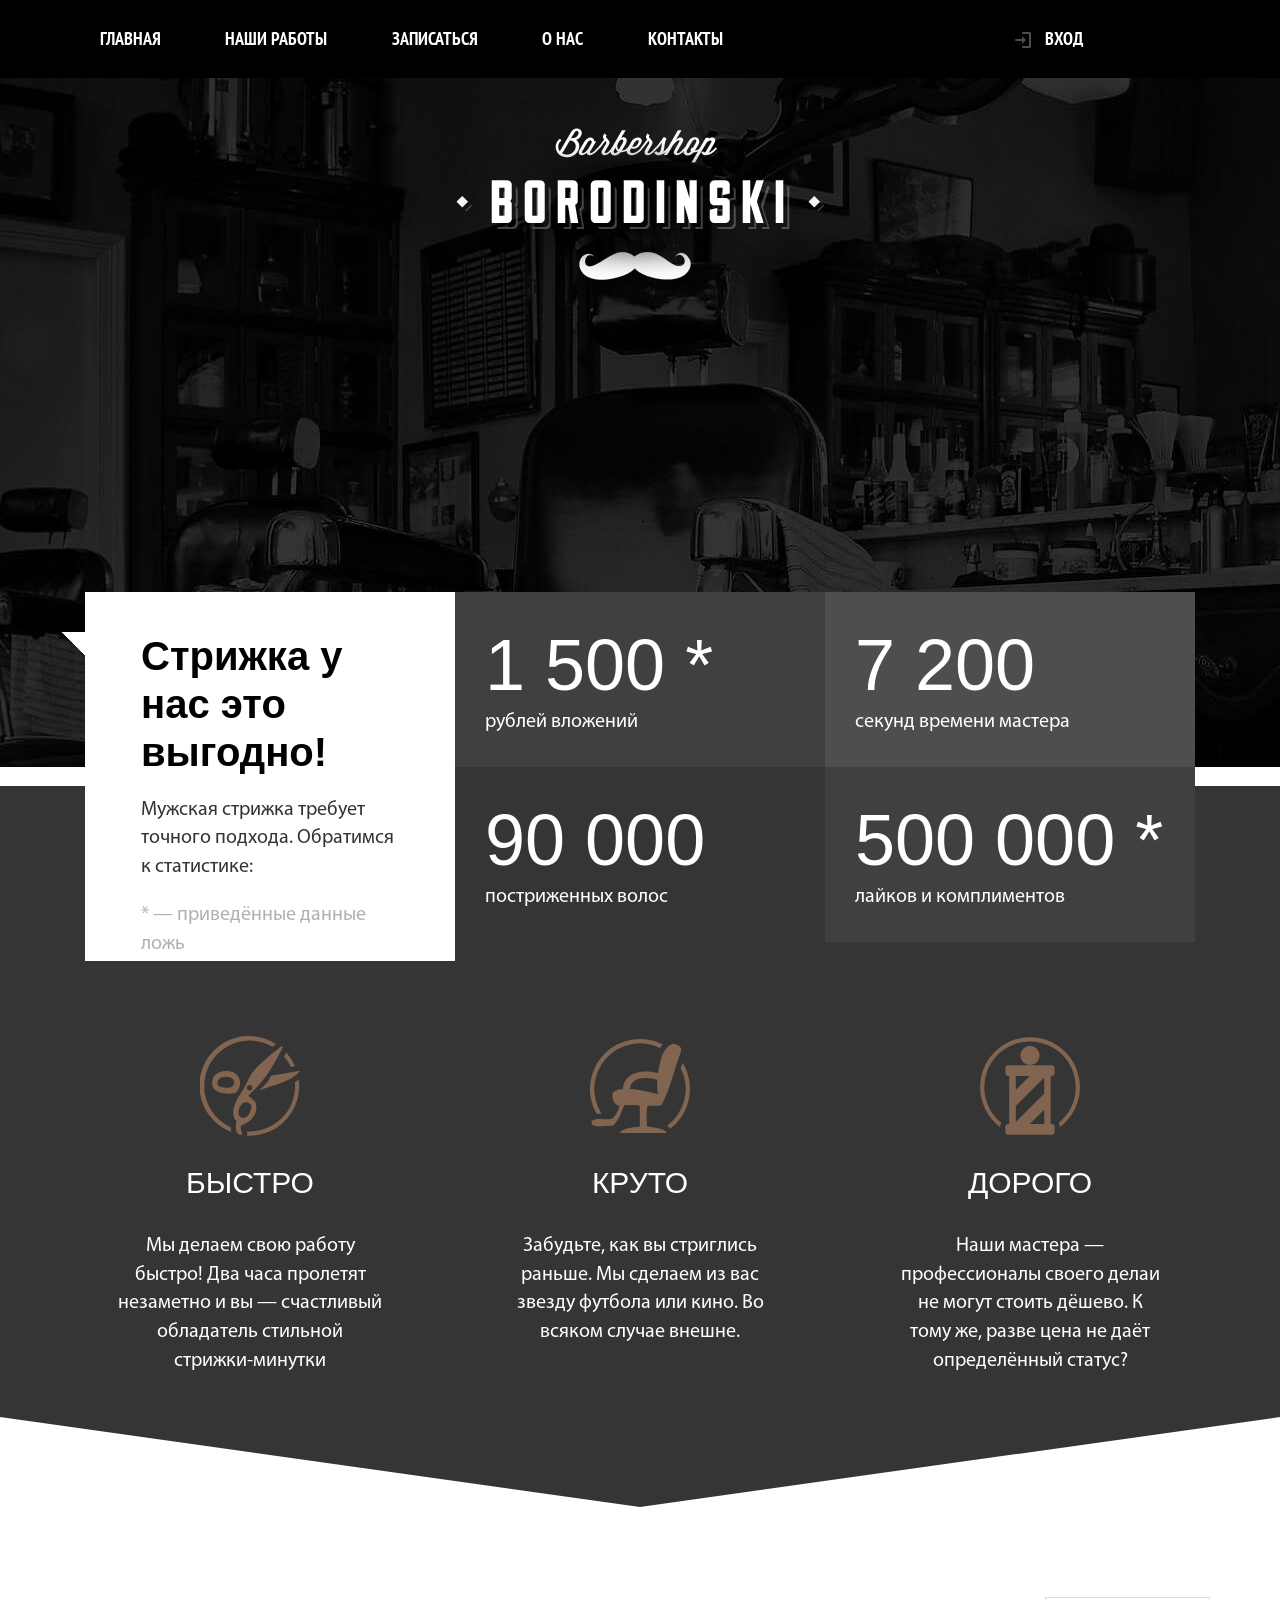
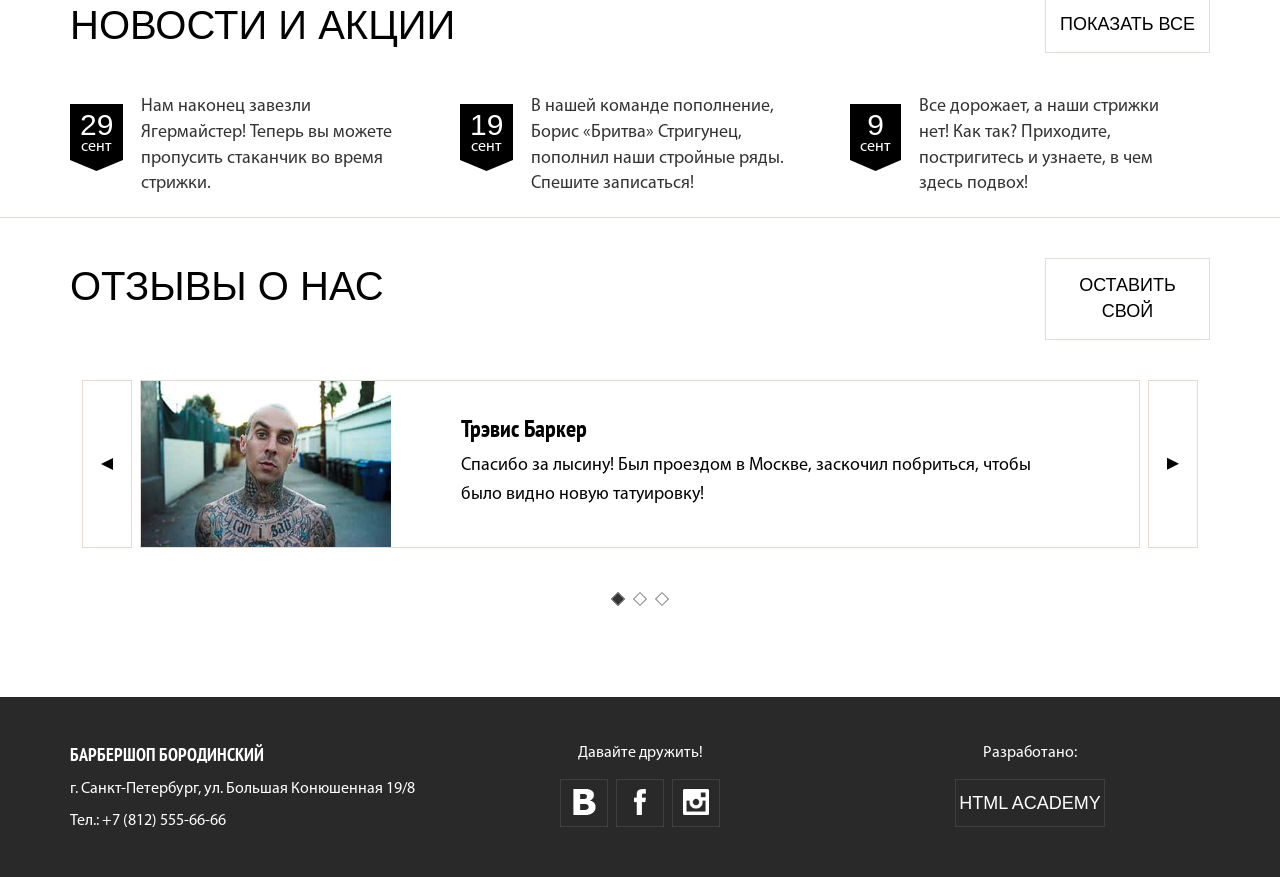
<file: index.html>
<!DOCTYPE html>
<html lang="ru">
<head>
	<meta charset="UTF-8">
	<title>Барбершоп Borodinski</title>
	<meta name="viewport" content="width=device-width,initial-scale=1">
	
	<link href="libs/owlcarousel/owl.theme.default.css" type="text/css" rel="stylesheet" />
	<link href="libs/wow/animate.css" type="text/css" rel="stylesheet" />
	
	<link href="libs/bootstrap/bootstrap-grid-3.3.1.min.css" rel="stylesheet">
	<link href="css/style.css" rel="stylesheet">

	<script src="libs/jquery-3.1.1.min.js"></script> 
</head>
<body>

    <div class="black-block-close"></div>
  
    <header>
        
		<div class="wrap-top">
		
			<div class="container">
				<div class="row">
					<div class="col-xs-12 col-sm-10 col-md-10">
					
					    
					
						<nav>
						
						   <!--  <span type="button" class="but-menu"></span> -->
							
							<button class="header__menubtn but-menu" id="but-menu">
								<div class="hamburger"></div>
							</button>
							
						
							<ul class="main-menu">
								<li><a href="#">Главная</a></li>
								<li><a href="#">Наши работы</a></li>
								<li><a href="#">Записаться</a></li>
								<li><a href="#">О нас</a></li>
								<li><a href="#">Контакты</a></li>
							</ul>
						</nav>
					
					
					</div>
					
					
					<div class="col-xs-12 col-sm-2 col-md-2">
					
					   <button class="but click-popap">Вход</button>
						
						
						<div class="modal-close">


							<div class="modal-content modal-content-show form-view" style="max-width: 280px;">

								<div class="close-button"></div>

								<h2>Получить чек-лист на подготовку груза</h2>


								<div class="parent-popap">

									<form method="post" action="email.php" id="question7">
                                        <input name="form-name" type="hidden" value="Консультация">
										<label for="name7">Ваше имя</label>
										<input name="name7" id="name7" type="text"><br>

										<label for="mail7">Ваша почта</label>
										<input name="mail7" id="mail7" type="tel"><br>


										<div class="mail-result"></div>
										<input value="Отправить" type="submit" onclick="yaCounter51824444.reachGoal('form7'); return true;">

									</form>

								</div>


							</div>




					   	</div>
						
						
					   
					
					</div>
				</div>
				
				
				
				
				
			</div>
			
			<div class="wrap-logo">
			
				<div class="container">
				
					<div class="row">
						
						<div class="col-md-3"></div>
							
						<div class="col-md-6">
								
							<div class="parent-logo">
								
								<img src="img/logo.png" alt="">
									
							</div>
								
						</div>
							
						<div class="col-md-3"></div>
						
						
						
						
							
					</div>
				
				</div>
			
			</div>
			
		
		
        </div>
  
  
    </header>
	
	
	<div class="wrap-number">
			    
				
								
		<div class="number">
									
			<div class="nub-text">
										
				<h3>Стрижка у нас это выгодно!</h3>
				<p>Мужская стрижка требует точного подхода. Обратимся к статистике:</p>
				<span>* — приведённые данные ложь</span>	
			</div>
							
			<div class="nub">
					
				<div class="number-block">
						
				    <span class="big-num">1 500 *</span>
				    <span>рублей вложений</span>
					
				</div>
						
				<div class="number-block">
						
					<span class="big-num">90 000</span>
					<span>постриженных волос</span>
							
				</div> 

			</div>
					
			<div class="nub">
						
				<div class="number-block">
						
					<span class="big-num">7 200</span>
					<span>секунд времени мастера</span>
					
				</div> 
						
				<div class="number-block">
						
				    <span class="big-num">500 000 *</span>
					<span>лайков и комплиментов</span>
							
				</div>
						
			</div>
									
		</div>
					
			
	</div>
	
	<div class="info-wrap">
	    
		<div class="container">
		
		    <div class="row">
			    
				<div class="paren-info">
			
					<div class="col-md-4">
					    
						<div class="info-block">
							
							<img src="img/advantage-1-illustration.svg" alt="">
							
							<span class="title">БЫСТРО</span>
							<p>Мы делаем свою работу быстро! Два часа пролетят незаметно и вы — счастливый обладатель стильной стрижки-минутки</p>
							
					    </div>
					</div>
					
					<div class="col-md-4">
					    
					    <div class="info-block">
							<img src="img/advantage-2-illustration.svg" alt="">
							<span class="title">КРУТО</span>
							<p>Забудьте, как вы стриглись раньше. Мы сделаем из вас звезду футбола или кино. 
							Во всяком случае внешне.
							</p> 
													 
						</div>
						
					</div>
					
					<div class="col-md-4">
					    
						<div class="info-block">
							<img src="img/advantage-3-illustration.svg" alt="">
							<span class="title">ДОРОГО</span>
							<p>Наши мастера — профессионалы своего делаи не могут стоить дёшево. К тому же, разве цена не даёт определённый статус?</p>
							
						</div>
					</div>
			    
				</div>
			
			</div>
		
		
		</div>
		
		
		
		
		<div class="header-triangle_block">
			<svg class="header-triangle_image"  viewBox="0 0 100 100" preserveAspectRatio="none">
				<polygon fill="#fff"  points="50,50 100,0 100,100 0,100, 0,0"></polygon>
			</svg>
				
        </div>
	
	</div>

	
	<div class="news-wrap">
	
	    <div class="container">
		    
			<div class="row">
			
				<div class="col-sm-9 col-md-10">
				
				    <span class="news-title">Новости и акции</span>
				
				</div>
				<div class="col-sm-3 col-md-2">
				
				    <div class="but-transparent">
					
					    <span>ПОКАЗАТЬ ВСЕ</span>
					
					</div>
				
				</div>
				
		    </div>
			
			<div class="row">
			    
				<div class="news clearfix">
				
					<div class="col-md-4">
					
					    <div class="once-new">
						
						    <div class="new-data">
							
								<span>29</span>
								<span>сент</span>
								
							</div>
							
							<div class="new">
								<p>Нам наконец завезли Ягермайстер! Теперь вы можете пропусить стаканчик во время стрижки.</p>
						    </div>
							
						</div>
					
					</div>	
					
					<div class="col-md-4">
					
					    <div class="once-new">
						
						    <div class="new-data">
							
								<span>19</span>
								<span>сент</span>
								
							</div>
							
							<div class="new">
								<p>В нашей команде пополнение, Борис «Бритва» Стригунец, пополнил наши стройные ряды. Спешите записаться!</p>
						    </div>
							
						</div>
					
					</div>	
					
					<div class="col-md-4">
					
					    <div class="once-new">
						
						    <div class="new-data">
							
								<span>9</span>
								<span>сент</span>
								
							</div>
							
							<div class="new">
								<p>Все дорожает, а наши стрижки нет! Как так? Приходите, постригитесь и узнаете, в чем здесь подвох!</p>
						    </div>
							
						</div>
					
					</div>
					
				</div>
			
			</div>
			
			
		</div>
	
	</div>
	
	
	<div class="reviews-wrap">
	
	    <div class="container">
		
	    	<div class="row">
			
				<div class="col-sm-9 col-md-9 col-lg-10">
				
				    <span class="news-title">Отзывы о нас</span>
				
				</div>
				
				<div class="col-sm-3 col-md-3 col-lg-2">
				
				    <div class="but-transparent">
					
					    <span>Оставить свой</span>
					
					</div>
				
				</div>
				
		    </div>
			
			<div class="row">
			    
				<div class="col-md-12">
				
					<div class="slider owl-carousel parent-slider">
					
					
						<div class="slide">
						
							<div class="slide-img">
							
								<img src="img/travis.jpg" alt="">
							
							</div>
							
							<div class="slide-text">
							
								<span class="slide-name">Трэвис Баркер</span>
								<p>Спасибо за лысину! Был проездом в Москве, заскочил побриться, чтобы было видно новую татуировку!</p>
							
							</div>
						
						</div>
								
								
						<div class="slide">
						
							<div class="slide-img">
							
								<img src="img/travis.jpg" alt="">
							
							</div>
							
							<div class="slide-text">
							
								<span class="slide-name">Трэвис Баркер</span>
								<p>Спасибо за лысину! Был проездом в Москве, заскочил побриться, чтобы было видно новую татуировку!</p>
							
							</div>
						
						</div>
						
						
						<div class="slide">
						
							<div class="slide-img">
							
								<img src="img/travis.jpg" alt="">
							
							</div>
							
							<div class="slide-text">
							
								<span class="slide-name">Трэвис Баркер</span>
								<p>Спасибо за лысину! Был проездом в Москве, заскочил побриться, чтобы было видно новую татуировку!</p>
							
							</div>
						
						</div>
					
					
					</div>
			    
				</div>
			
			</div>
			
			
			
	    </div>
	
	</div>
	
	<footer>
	
	    <div class="container">
		
		    <div class="row">
		
				<div class="col-sm-12 col-md-4">
				    
					<div class="foot-adres">
					
						<span class="foot-title">Барбершоп Бородинский</span>

						<span>г. Санкт-Петербург, ул. Большая Конюшенная 19/8<br>
						Тел.: +7 (812) 555-66-66</span>
					
					</div>
				
				
				</div>
				
				<div class="col-sm-6 col-md-4">
				
				    <div class="social">
				    
					    <span>Давайте дружить!</span>
						
						<div class="social-wrap">
						
						    <a href="#"><img src="img/vk-big.png" alt=""></a>
						    <a href="#"><img src="img/fb-big.png" alt=""></a>
						    <a href="#"><img src="img/ig-big.png" alt=""></a>
						
						</div>
					
					</div>
				
				</div>
				
				<div class="col-sm-6 col-md-4">
				    
					<div class="designed-by">
					
					    <span>Разработано:</span>
						
						<div class="but-transparent-darck">
						
							<span>HTML ACADEMY</span>
						
						</div>
						
					</div>
					
				    
				
				</div>
			
			</div>
		
		</div>
	
	</footer>

	<script src="libs/owlcarousel/owl.carousel.min.js"></script>
	<script src="libs/wow/wow.js"></script>
    
	<script src="js/common.js"></script>
	<!-- <script src="js/script.min.js"></script> -->
</body>
</html>
</file>
<file: css/style.css>
@import url("normalize.css");
@import url("fonts.css");
button,
button:active,
button:focus {
  outline: none !important; }

.modal-open-parent {
  display: none;
  color: #333; }

.modal-open-parent {
  position: fixed;
  position1: relative;
  bottom: 0px;
  right: 0px;
  background-color: rgba(0, 0, 0, 0.7);
  top: 0px;
  left: 0px;
  z-index: 100;
  overflow1: auto;
  overflow-y: scroll;
  text-align: center; }

.modal-content {
  background-color: #ffffff;
  position1: fixed;
  position: relative;
  text-align: left;
  padding: 20px;
  left1: 50%;
  z-index: 100;
  display1: none;
  display: block;
  border-radius: 5px;
  box-shadow: 0 0 10px #000;
  top: 40px;
  max-width: 1030px;
  overflow-y1: auto;
  overflow-x1: auto;
  overflow1: auto;
  overflow-y1: scroll;
  display: inline-block;
  margin1: 10px 0px;
  margin: 10px 20px;
  min-width: 270px;
  min-width1: 600px;
  margin-bottom: 70px;
  text-align: center; }

.modal-content h2 {
  text-align: center;
  font-size: 22px; }

.modal-content label {
  width: 80%;
  display: block;
  margin: auto;
  text-align: left; }

.modal-content input {
  width: 80%;
  margin-top: 10px;
  margin-bottom: 10px; }

.modal-content input[type="submit"] {
  background-color: #396aca;
  color: #fff;
  border: none; }

.modal-close {
  display: none; }

.modal-content-show {
  animation: bounce 1.2s; }

@keyframes bounce {
  0% {
    transform: translateY(-1000px); }
  50% {
    transform: translateY(10px); }
  100% {
    transform: translateY(0px); } }

/*
.cart-back {
  -webkid-transform: rotateY(-360deg);
  transform: rotateY(-360deg);
  transition: all 1s;
}
*/
.owl-stage {
  display: flex; }

.owl-stage-outer {
  overflow: hidden; }

.owl-prev,
.owl-next {
  width: 50px;
  border: 1px solid #e5ddd5;
  height: 100%;
  cursor: pointer;
  display: flex;
  justify-content: center; }
  .owl-prev img,
  .owl-next img {
    max-width: 12px; }

.owl-nav {
  position: absolute;
  width: 100%;
  height: 100%;
  top: 0px;
  max-height: 168px; }

.owl-next {
  float: right;
  margin-right: -58px; }

.owl-prev {
  float: left;
  margin-left: -58px; }

.owl-dots {
  margin-top: 40px; }

.but-menu {
  /*
    position: absolute;
    display: inline-block;
    width: 2.25em;
    height: 0.8em;
    border-top: 0.2em solid #fff;
    border-bottom: 0.2em solid #fff;
    top: 0px;
    right: 10px;
    cursor: pointer;
    transition: .5s;
    */
  z-index: 2;
  position: absolute;
  right: 22px;
  top: 10px;
  display: none;
  width: 40px;
  height: 25px;
  margin1: 20px auto;
  border: none;
  border-top: 5px solid #fff;
  border-bottom: 5px solid #fff;
  cursor: pointer;
  margin-top: 11px; }

/*
.but-menu:before {
    content: "";
    position: absolute;
    top: 6px;
    left: 0px;
    width: 100%;
    border-top: 5px solid #fff;
}
*/
.header__menubtn {
  border: none !important;
  background: transparent;
  cursor: pointer;
  width: 3.75rem;
  height: 40px;
  z-index: 999999; }

.hamburger {
  -webkit-transition-timing-function: linear;
  transition-timing-function: linear;
  -webkit-transition-duration: .5s;
  transition-duration: .5s;
  width: 35px;
  border-radius: 0.125rem;
  position: relative;
  margin-top1: 1.25rem;
  height: 0.3125rem;
  content: "";
  background-color: rgba(255, 255, 255, 0.8); }

.hamburger:hover:before {
  opacity: 0.8; }

.hamburger:hover:after {
  opacity: 0.8; }

.hamburger:before {
  -webkit-transition-timing-function: linear;
  transition-timing-function: linear;
  -webkit-transition-duration: .5s;
  transition-duration: .5s;
  border-radius: 0.125rem;
  position: absolute;
  width: 35px;
  top: -10px;
  height: 0.3125rem;
  content: "";
  background-color: rgba(255, 255, 255, 0.8);
  left: 0px; }

.hamburger:after {
  -webkit-transition-timing-function: linear;
  transition-timing-function: linear;
  -webkit-transition-duration: .5s;
  transition-duration: .5s;
  border-radius: 0.125rem;
  position: absolute;
  width: 35px;
  top: 10px;
  height: 0.3125rem;
  content: "";
  background-color: rgba(255, 255, 255, 0.8);
  left: 0px; }

.burger-active {
  background-color: rgba(255, 255, 255, 0) !important; }

.burger-active:hover {
  background-color: rgba(255, 255, 255, 0); }

.burger-active:before {
  -webkit-transition-timing-function: linear;
  transition-timing-function: linear;
  -webkit-transition-duration: .5s;
  transition-duration: .5s;
  top: 0;
  -webkit-transform: rotate(45deg);
  -ms-transform: rotate(45deg);
  transform: rotate(45deg); }

.burger-active:after {
  -webkit-transition-timing-function: linear;
  transition-timing-function: linear;
  -webkit-transition-duration: .5s;
  transition-duration: .5s;
  top: 0;
  -webkit-transform: rotate(-45deg);
  -ms-transform: rotate(-45deg);
  transform: rotate(-45deg); }

.hamburger-menu {
  z-index: 55555;
  width: 100%;
  height: 100vh;
  position: fixed;
  background-color: rgba(24, 54, 105, 0.87);
  display: none; }

.black-block-open {
  position: fixed;
  bottom: 0px;
  right: 0px;
  background-color: rgba(0, 0, 0, 0.7);
  top: 0px;
  left: 0px;
  z-index: 1;
  overflow-y: scroll;
  text-align: center;
  overflow: hidden; }

/*
.but-menu:before {
    content: "";
    position: absolute;
    top: 0.3em;
    left: 0px;
    width: 100%;
    border-top: 0.2em solid #fff;
}
*/
body {
  position: relative;
  overflow1: hidden;
  max-width1: 100%; }

nav {
  min-height1: 100px;
  background-color1: red; }

body .owl-dots .owl-dot {
  border-radius: 0px;
  border: 1px solid #858483;
  transform: rotate(45deg);
  cursor: pointer; }

body .owl-dots .owl-dot.active {
  background-color: #353535; }

.wrap-top {
  background-color: #000; }

.main-menu {
  padding: 0px;
  margin: 0px; }
  .main-menu li {
    display: inline-block;
    padding: 0px 30px; }
    .main-menu li a {
      color: #fff;
      text-transform: uppercase;
      font-family: "PTSans NarrowBold", sans-serif;
      font-size: 18px;
      display: block;
      padding: 26px 0px;
      position: relative; }
      .main-menu li a:hover::after {
        position: absolute;
        content: "";
        width: 100%;
        height: 3px;
        background-color: #826550;
        bottom: -3px;
        left: 0px;
        right: 0px; }

.but {
  background-color: transparent;
  font-family: "PTSans NarrowBold", sans-serif;
  color: #fff;
  font-size: 18px;
  text-transform: uppercase;
  border: 0px;
  padding: 26px 0px;
  position: relative;
  display: block; }
  .but:hover::after {
    background-image: url("../img/login-tablet-hover.png"); }
  .but::after {
    position: absolute;
    content: "";
    background-image: url("../img/login.png");
    width: 16px;
    height: 16px;
    left: -30px;
    top: 32px;
    background-size: cover; }

.wrap-logo {
  background-image: url("../img/bg-index.jpg");
  background-size1: cover;
  background-position: center 0px;
  padding-bottom: 175px; }
  .wrap-logo .parent-logo {
    padding: 50px 0px 260px 0px;
    text-align: center; }

.wrap-number {
  background-color1: #353535; }

.number {
  display: flex;
  max-width: 1110px;
  margin: -175px auto 0px auto;
  position: relative;
  z-index: 1; }
  .number div {
    width: 33.33%;
    display: block; }
  .number .nub:nth-child(2) div:nth-child(1) {
    background-color: #404040; }
  .number .nub:nth-child(2) div:nth-child(2) {
    background-color: #353535; }
  .number .nub:nth-child(3) div:nth-child(1) {
    background-color: #4e4e4e; }
  .number .nub:nth-child(3) div:nth-child(2) {
    background-color: #404040; }
  .number .nub-text {
    background-color: #fff;
    padding: 40px 56px 2px 56px;
    position: relative; }
    .number .nub-text::before {
      position: absolute;
      content: "";
      background-image: url("../img/triangle.png");
      width: 23px;
      height: 23px;
      left: -23px;
      top: 40px; }
    .number .nub-text h3 {
      font-family: "PT Sans Narrow", sans-serif;
      font-size: 40px;
      color: #000;
      line-height: 1.2;
      margin: 0px; }
    .number .nub-text p {
      font-family: "Myriad Pro Regular", sans-serif;
      font-size: 20px; }
    .number .nub-text span {
      font-family: "Myriad Pro Regular", sans-serif;
      font-size: 20px;
      color: #000;
      opacity: 0.3; }
  .number .nub div {
    width: 100%;
    padding: 30px; }
  .number .nub .number-block .big-num {
    font-family: "PT Sans Narrow", sans-serif;
    font-size: 72px;
    color: #ffffff;
    display: block;
    line-height: 1.2; }
  .number .nub .number-block span {
    font-family: "Myriad Pro Regular", sans-serif;
    font-size: 20px;
    color: #fff; }

.info-wrap {
  background-color: #353535;
  margin-top: -175px;
  padding-top: 250px;
  color: #fff;
  position: relative;
  padding-bottom: 200px; }

.paren-info img {
  max-width: 100px;
  height: 100px; }

.paren-info div {
  text-align: center; }

.paren-info .title {
  display: block;
  font-family: "PT Sans Narrow", sans-serif;
  font-size: 30px;
  padding: 26px 0px; }

.paren-info p {
  font-family: "Myriad Pro Regular", sans-serif;
  font-size: 20px;
  padding: 2px 46px;
  margin-top: 0px; }

.header-triangle_block {
  width: 100%;
  position: absolute;
  bottom: 0px;
  margin: 0rem auto; }

.header-triangle_image {
  height: 180px;
  width: 100%;
  bottom: 0px;
  position: absolute; }

.news-title {
  font-family: "PT Sans Narrow", sans-serif;
  font-size: 40px;
  text-transform: uppercase;
  color: #000; }

.but-transparent {
  border: 1px solid #e5ddd5;
  cursor: pointer; }
  .but-transparent:hover span {
    color: #826550; }
  .but-transparent span {
    font-family: "PT Sans Narrow", sans-serif;
    font-size: 18px;
    text-transform: uppercase;
    color: #000;
    display: block;
    padding: 14px;
    text-align: center; }

.news-wrap {
  border-bottom: 1px solid #e5ddd5; }

.news {
  margin: 40px 0px 20px 0px; }
  .news .new-data {
    background-color: #000;
    color: #fff;
    display: inline-block;
    padding: 10px;
    position: relative;
    padding-bottom: 2px;
    text-align: center; }
    .news .new-data p {
      font-size: 18px;
      font-family: "Myriad Pro Regular", sans-serif; }
    .news .new-data span:first-child {
      font-size: 30px;
      font-family: "PT Sans Narrow", sans-serif;
      display: block;
      line-height: 0.7; }
    .news .new-data span:last-child {
      font-size: 16px;
      font-family: "Myriad Pro Regular", sans-serif;
      line-height: 0.7; }
    .news .new-data:before {
      position: absolute;
      content: "";
      background-image: url("../img/Vector_Smart_Object.svg");
      background-repeat: no-repeat;
      width: 100%;
      height: 12px;
      bottom: -12px;
      left: 0px;
      right: 0px; }
  .news .new p {
    font-family: "Myriad Pro Regular", sans-serif;
    font-size: 18px;
    margin: 0px 18px; }
  .news .once-new {
    display: flex; }
    .news .once-new .new-data {
      align-self: start;
      margin: 10px 0px; }

.reviews-wrap {
  padding: 40px 0px; }

.slider {
  margin: 40px 0px;
  position: relative; }
  .slider .slide {
    display: flex;
    border: 1px solid #e5ddd5; }
  .slider .slide-img img {
    max-width: 250px; }
  .slider .slide-text {
    padding: 0px 70px;
    align-self: center; }
    .slider .slide-text span {
      font-family: "PTSans NarrowBold", sans-serif;
      font-size: 24px;
      color: #000;
      font-weight: bold; }
    .slider .slide-text p {
      font-family: "Myriad Pro Regular", sans-serif;
      font-size: 18px;
      color: #000;
      margin: 6px 0px;
      line-height: 1.6; }

footer {
  background-color: #292929;
  padding: 40px 0px;
  color: #fff; }
  footer span {
    display: block;
    font-family: "Myriad Pro Regular", sans-serif;
    line-height: 2; }
  footer .foot-title {
    font-family: "PTSans NarrowBold", sans-serif;
    font-size: 18px;
    color: #fff;
    text-transform: uppercase; }
  footer .social {
    text-align: center; }
  footer .social-wrap {
    display: flex;
    justify-content: center;
    padding: 10px 0px; }
    footer .social-wrap a {
      display: inline-block;
      height: 48px;
      width: 48px;
      border: 1px solid #3f3f3f;
      padding-top: 9px;
      text-align: center;
      margin: 0px 4px; }
      footer .social-wrap a img {
        height: 26px;
        display: inline-block; }
  footer .designed-by {
    text-align: center; }

.but-transparent-darck {
  border: 1px solid #3f3f3f;
  cursor: pointer;
  max-width: 150px;
  margin: 10px auto;
  height1: 48px;
  padding: 5.2px 2px; }
  .but-transparent-darck span {
    font-family: "PT Sans Narrow", sans-serif;
    font-size: 18px;
    text-transform: uppercase;
    color: #fff;
    display: block;
    padding1: 14px;
    text-align: center; }

@media only screen and (max-width: 1280px) {
  .slider {
    max-width: 1000px;
    margin: 40px auto; }
  .slider .slide {
    max-width: 1000px; } }

@media only screen and (max-width: 1200px) {
  .wrap-logo .parent-logo {
    padding: 50px 0px 150px 0px; }
  .slider {
    max-width: 822px; } }

@media only screen and (max-width: 992px) {
  .main-menu li {
    padding: 0px 16px; }
  .number .nub .number-block .big-num {
    font-size: 52px; }
  .number .nub .number-block span {
    font-size: 18px; }
  .number .nub-text {
    padding: 26px 14px 2px 14px; }
  .number .nub-text h3 {
    font-size: 38px; }
  .number .nub-text p {
    font-size: 18px; }
  .number .nub-text span {
    font-size: 16px; }
  .owl-nav {
    display: none; }
  .info-block {
    max-width: 400px;
    margin: auto; }
  .foot-adres {
    text-align: center; }
  .paren-info p {
    font-size: 18px; }
  .info-wrap {
    padding-top: 220px; }
  .paren-info .title {
    padding: 14px 0px; }
  .paren-info div {
    margin-bottom: 46px; }
  .info-wrap {
    padding-bottom: 66px; }
  .header-triangle_image {
    height: 130px; } }

@media only screen and (max-width: 768px) {
  .main-menu {
    display1: none;
    position: fixed;
    height: auto;
    left: -100%;
    width: 100%;
    background-color: #404040;
    z-index: 1;
    text-align: center;
    padding-top: 30px;
    max-width1: 320px; }
  .but-menu {
    display: block; }
  body .but {
    float: none;
    margin-left: 26px; }
  .main-menu li {
    display: block; }
  .main-menu li a {
    padding: 20px 0px; }
  .main-menu li a:hover::after {
    display: none; }
  .but {
    float: right; }
  .number {
    flex-wrap: wrap; }
  .number > div {
    width: 100%; }
  .wrap-number {
    text-align: center; }
  .but-transparent {
    max-width: 200px; }
  .news-title {
    display: block;
    text-align: center;
    margin-bottom: 20px; }
  .but-transparent {
    margin: auto; }
  .slider .slide {
    flex-wrap: wrap;
    text-align: center;
    display: block;
    padding: 20px 0px 10px 0px; }
  .number .nub-text {
    padding: 26px 14px 10px 14px; } }

@media only screen and (max-width: 600px) {
  .reviews-wrap {
    padding: 10px 0px; }
  footer {
    padding: 20px 0px; }
  .slider .slide {
    border: none; }
  .news-title {
    font-size: 34px; }
  .owl-dots {
    margin-top: 10px; } }

@media only screen and (max-width: 540px) {
  .news .once-new {
    flex-wrap: wrap; }
  .news .new-data span:first-child {
    display: inline-block; }
  .news .new-data::before {
    background-image: url("../img/Vector_Smart_Object3.svg");
    width: 10px;
    height: 100%;
    left: auto;
    right: -10px;
    top: 0px;
    bottom: auto; }
  .news .once-new {
    padding-bottom: 12px; }
  .number .nub-text::before {
    display: none; } }

@media only screen and (max-width: 480px) {
  .parent-logo img {
    width: 100%; }
  .number .nub-text h3 {
    font-size: 26px; }
  .number .nub-text p {
    font-size: 16px; }
  .number .nub-text span {
    font-size: 14px; }
  .paren-info p {
    padding: 2px 4px;
    font-size: 16px; }
  .news .new p {
    font-size: 16px; }
  .news-title {
    font-size: 32px; }
  .slider .slide-text {
    padding: 0px 18px; }
  .wrap-logo {
    background-size: cover; } }
</file>
